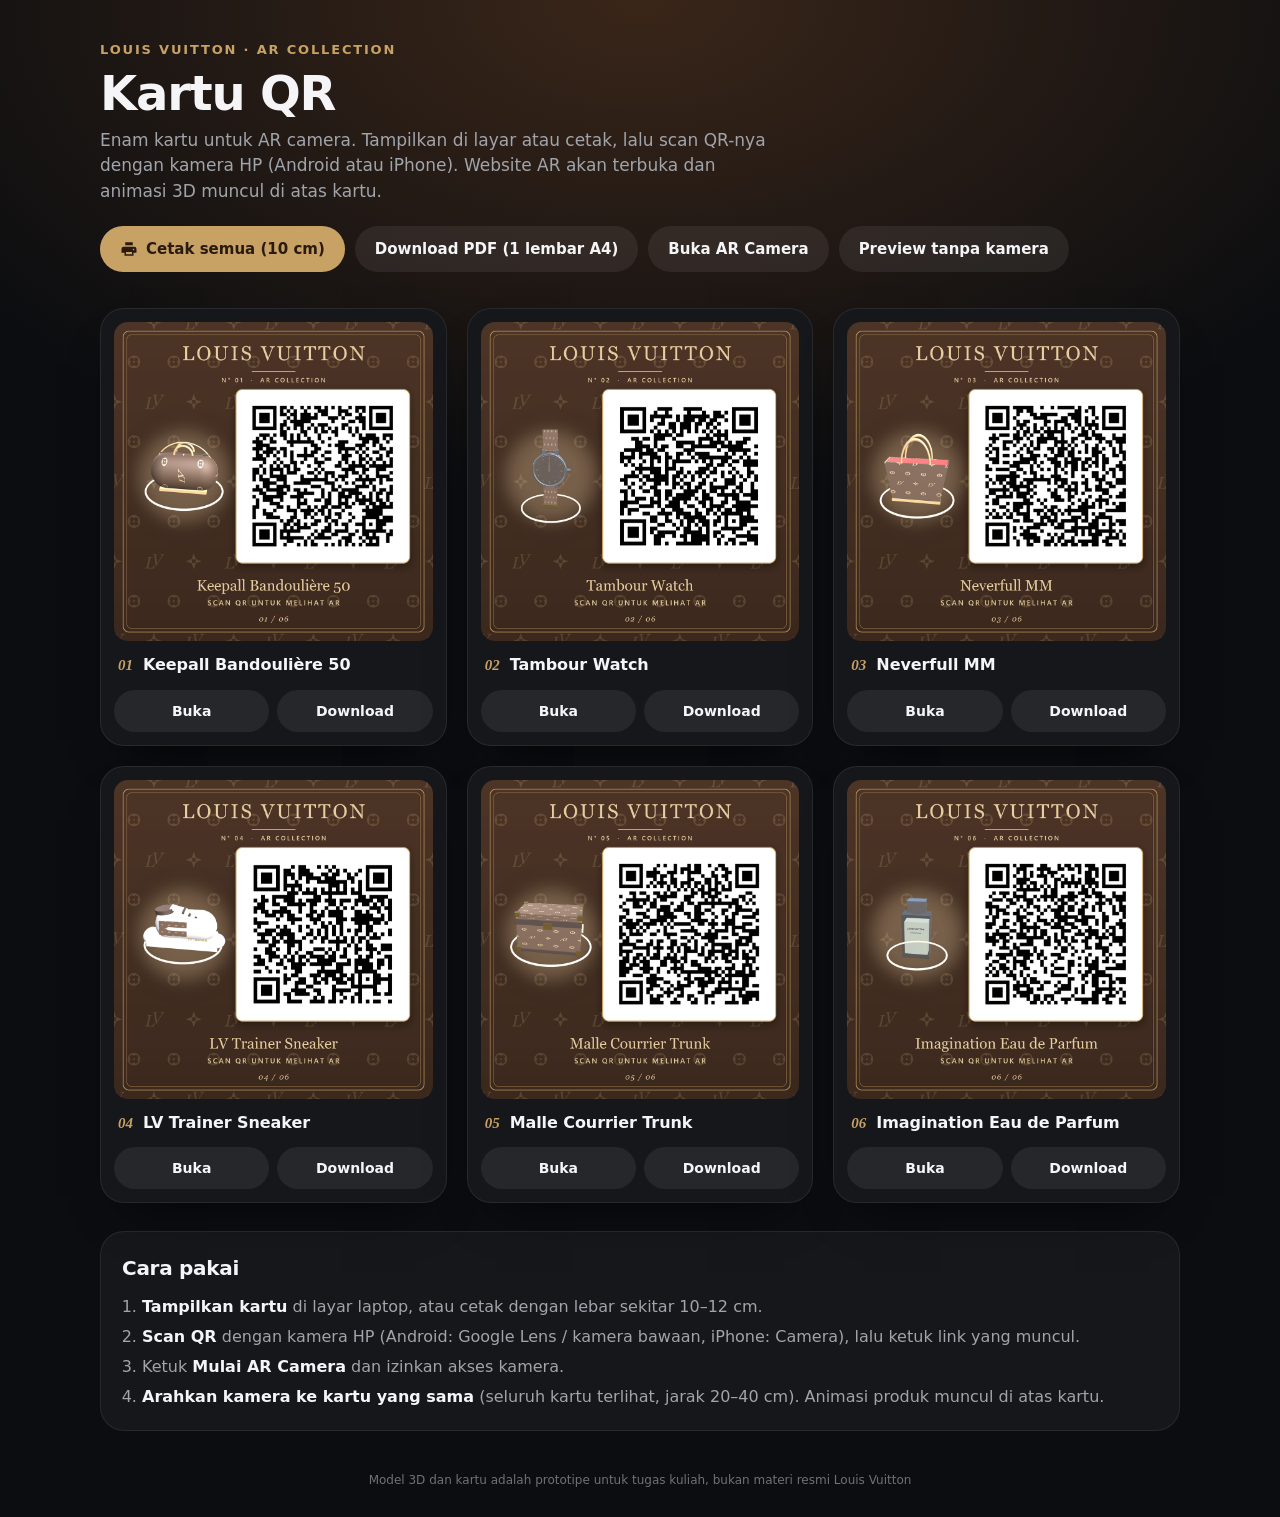
<file: cards/index.html>
<!doctype html>
<html lang="id">
<head>
  <meta charset="utf-8">
  <meta name="viewport" content="width=device-width, initial-scale=1, viewport-fit=cover">
  <meta name="theme-color" content="#0b0d10">
  <title>Kartu QR · Louis Vuitton AR</title>
  <style>
    :root {
      --bg: #0b0d10;
      --surface: #15171b;
      --hairline: rgba(255, 255, 255, 0.08);
      --text: #f5f5f7;
      --text-2: #a1a4ab;
      --tiffany: #c8a165;
      --ink: #2a1a10;
    }
    * { box-sizing: border-box; }
    body {
      margin: 0;
      min-height: 100dvh;
      background: radial-gradient(120% 60% at 50% 0%, #3a2619 0%, var(--bg) 55%);
      color: var(--text);
      font: 100%/1.5 -apple-system, BlinkMacSystemFont, "SF Pro Text", system-ui, "Segoe UI", Roboto, sans-serif;
      -webkit-font-smoothing: antialiased;
    }
    header, main, footer { max-width: 1120px; margin: 0 auto; padding: 0 20px; }
    header { padding-top: calc(40px + env(safe-area-inset-top)); padding-bottom: 8px; }
    .eyebrow { margin: 0 0 8px; font-size: 0.8125rem; font-weight: 700; letter-spacing: 0.14em; color: var(--tiffany); }
    h1 { margin: 0 0 10px; font-size: clamp(2rem, 5vw, 3rem); line-height: 1.05; letter-spacing: -0.025em; }
    .lead { margin: 0; max-width: 62ch; color: var(--text-2); font-size: 1.0625rem; }
    .actions { display: flex; flex-wrap: wrap; gap: 10px; margin-top: 22px; }
    .btn {
      display: inline-flex; align-items: center; gap: 8px;
      min-height: 46px; padding: 0 20px;
      border: 0; border-radius: 999px;
      font-family: inherit; font-size: 0.9375rem; font-weight: 600; line-height: 1;
      text-decoration: none; cursor: pointer;
      transition: transform 100ms ease-out, background 200ms ease;
    }
    .btn:active { transform: scale(0.97); }
    .btn-primary { background: var(--tiffany); color: var(--ink); }
    .btn-ghost { background: rgba(255, 255, 255, 0.07); color: var(--text); }
    .btn-ghost:hover { background: rgba(255, 255, 255, 0.13); }
    .btn svg { width: 18px; height: 18px; fill: currentColor; }

    main { padding-top: 28px; padding-bottom: 40px; }
    .grid { display: grid; grid-template-columns: repeat(auto-fill, minmax(300px, 1fr)); gap: 20px; }
    .card {
      display: grid; gap: 14px; padding: 14px;
      border-radius: 24px; background: var(--surface);
      box-shadow: inset 0 0 0 1px var(--hairline), 0 24px 50px -30px rgba(0, 0, 0, 0.9);
    }
    .card img {
      width: 100%; aspect-ratio: 1; display: block;
      border-radius: 14px; background: #1b2b2a;
      cursor: zoom-in;
      transition: transform 250ms cubic-bezier(0.25, 1, 0.5, 1);
    }
    .card img:hover { transform: scale(1.015); }
    .meta { display: flex; align-items: baseline; gap: 10px; padding: 0 4px; }
    .num { font: italic 600 0.9375rem/1 Georgia, serif; color: var(--tiffany); }
    .name { margin: 0; font-size: 1rem; font-weight: 600; letter-spacing: -0.005em; line-height: 1.3; }
    .row { display: flex; gap: 8px; }
    .row .btn { flex: 1; justify-content: center; min-height: 42px; font-size: 0.875rem; }

    .how {
      margin-top: 28px; padding: 22px; border-radius: 24px;
      background: var(--surface); box-shadow: inset 0 0 0 1px var(--hairline);
    }
    .how h2 { margin: 0 0 12px; font-size: 1.25rem; letter-spacing: -0.015em; }
    .how ol { margin: 0; padding-left: 20px; color: var(--text-2); display: grid; gap: 6px; }
    .how strong { color: var(--text); }
    footer { padding-bottom: calc(28px + env(safe-area-inset-bottom)); color: #6e7178; font-size: 0.75rem; text-align: center; }

    /* Tampilan besar saat kartu diketuk */
    dialog {
      max-width: min(92vw, 720px); padding: 0; border: 0; border-radius: 22px;
      background: transparent; overflow: visible;
    }
    dialog::backdrop { background: rgba(5, 6, 8, 0.78); backdrop-filter: blur(10px); -webkit-backdrop-filter: blur(10px); }
    dialog img { width: 100%; display: block; border-radius: 22px; }
    dialog button { position: absolute; top: -14px; right: -14px; width: 40px; height: 40px; border-radius: 50%; border: 0; background: #fff; font-size: 20px; cursor: pointer; }

    @media (prefers-reduced-motion: reduce) { * { transition: none !important; } }

    /* Cetak: 2 kartu per halaman A4, masing-masing 10 cm */
    .print-sheet { display: none; }
    @media print {
      @page { size: A4; margin: 15mm; }
      body { background: #fff; }
      header, main, footer, dialog { display: none !important; }
      .print-sheet { display: grid; grid-template-columns: 100mm; justify-content: center; gap: 18mm; }
      .print-sheet figure { margin: 0; break-inside: avoid; text-align: center; font: 10pt Georgia, serif; color: #333; }
      .print-sheet img { width: 100mm; height: 100mm; display: block; }
      .print-sheet figure:nth-child(2n) { break-after: page; }
    }
  </style>
</head>
<body>
  <header>
    <p class="eyebrow">LOUIS VUITTON · AR COLLECTION</p>
    <h1>Kartu QR</h1>
    <p class="lead">Enam kartu untuk AR camera. Tampilkan di layar atau cetak, lalu scan QR-nya dengan kamera HP (Android atau iPhone). Website AR akan terbuka dan animasi 3D muncul di atas kartu.</p>
    <div class="actions">
      <button class="btn btn-primary" type="button" onclick="print()">
        <svg viewBox="0 0 24 24" aria-hidden="true"><path d="M7 3h10v4H7V3Zm-2 6h14a3 3 0 0 1 3 3v5h-4v4H6v-4H2v-5a3 3 0 0 1 3-3Zm3 7v3h8v-3H8Zm10-4.5a1 1 0 1 0 0 2 1 1 0 0 0 0-2Z"/></svg>
        Cetak semua (10 cm)
      </button>
      <a class="btn btn-ghost" href="Kartu-QR-LouisVuitton-A4.pdf" download>Download PDF (1 lembar A4)</a>
      <a class="btn btn-ghost" href="../">Buka AR Camera</a>
      <a class="btn btn-ghost" href="../?preview=1">Preview tanpa kamera</a>
    </div>
  </header>

  <main>
    <section class="grid" id="grid" aria-label="Daftar kartu QR"></section>

    <section class="how">
      <h2>Cara pakai</h2>
      <ol>
        <li><strong>Tampilkan kartu</strong> di layar laptop, atau cetak dengan lebar sekitar 10–12 cm.</li>
        <li><strong>Scan QR</strong> dengan kamera HP (Android: Google Lens / kamera bawaan, iPhone: Camera), lalu ketuk link yang muncul.</li>
        <li>Ketuk <strong>Mulai AR Camera</strong> dan izinkan akses kamera.</li>
        <li><strong>Arahkan kamera ke kartu yang sama</strong> (seluruh kartu terlihat, jarak 20–40 cm). Animasi produk muncul di atas kartu.</li>
      </ol>
    </section>
  </main>

  <div class="print-sheet" id="printSheet"></div>

  <dialog id="zoom">
    <button type="button" aria-label="Tutup" onclick="this.closest('dialog').close()">✕</button>
    <img alt="">
  </dialog>

  <footer>Model 3D dan kartu adalah prototipe untuk tugas kuliah, bukan materi resmi Louis Vuitton</footer>

  <script>
    const CARDS = [
      ['lv-keepall-50', 'Keepall Bandoulière 50'],
      ['lv-tambour', 'Tambour Watch'],
      ['lv-neverfull-mm', 'Neverfull MM'],
      ['lv-trainer', 'LV Trainer Sneaker'],
      ['lv-malle-courrier', 'Malle Courrier Trunk'],
      ['lv-imagination', 'Imagination Eau de Parfum'],
    ];
    const grid = document.getElementById('grid');
    const sheet = document.getElementById('printSheet');
    const zoom = document.getElementById('zoom');

    CARDS.forEach(([id, name], i) => {
      const file = `Card_${id}.png`;
      const num = String(i + 1).padStart(2, '0');
      const card = document.createElement('article');
      card.className = 'card';
      card.innerHTML = `
        <img src="${file}" alt="Kartu QR ${name}" loading="lazy">
        <div class="meta"><span class="num">${num}</span><p class="name">${name}</p></div>
        <div class="row">
          <a class="btn btn-ghost" href="${file}" target="_blank" rel="noopener">Buka</a>
          <a class="btn btn-ghost" href="${file}" download="${file}">Download</a>
        </div>`;
      card.querySelector('img').addEventListener('click', () => {
        zoom.querySelector('img').src = file;
        zoom.querySelector('img').alt = `Kartu QR ${name}`;
        zoom.showModal();
      });
      grid.appendChild(card);

      const fig = document.createElement('figure');
      fig.innerHTML = `<img src="${file}" alt=""><figcaption>${num} · ${name}</figcaption>`;
      sheet.appendChild(fig);
    });

    zoom.addEventListener('click', (e) => { if (e.target === zoom) zoom.close(); });
  </script>
</body>
</html>
</file>
